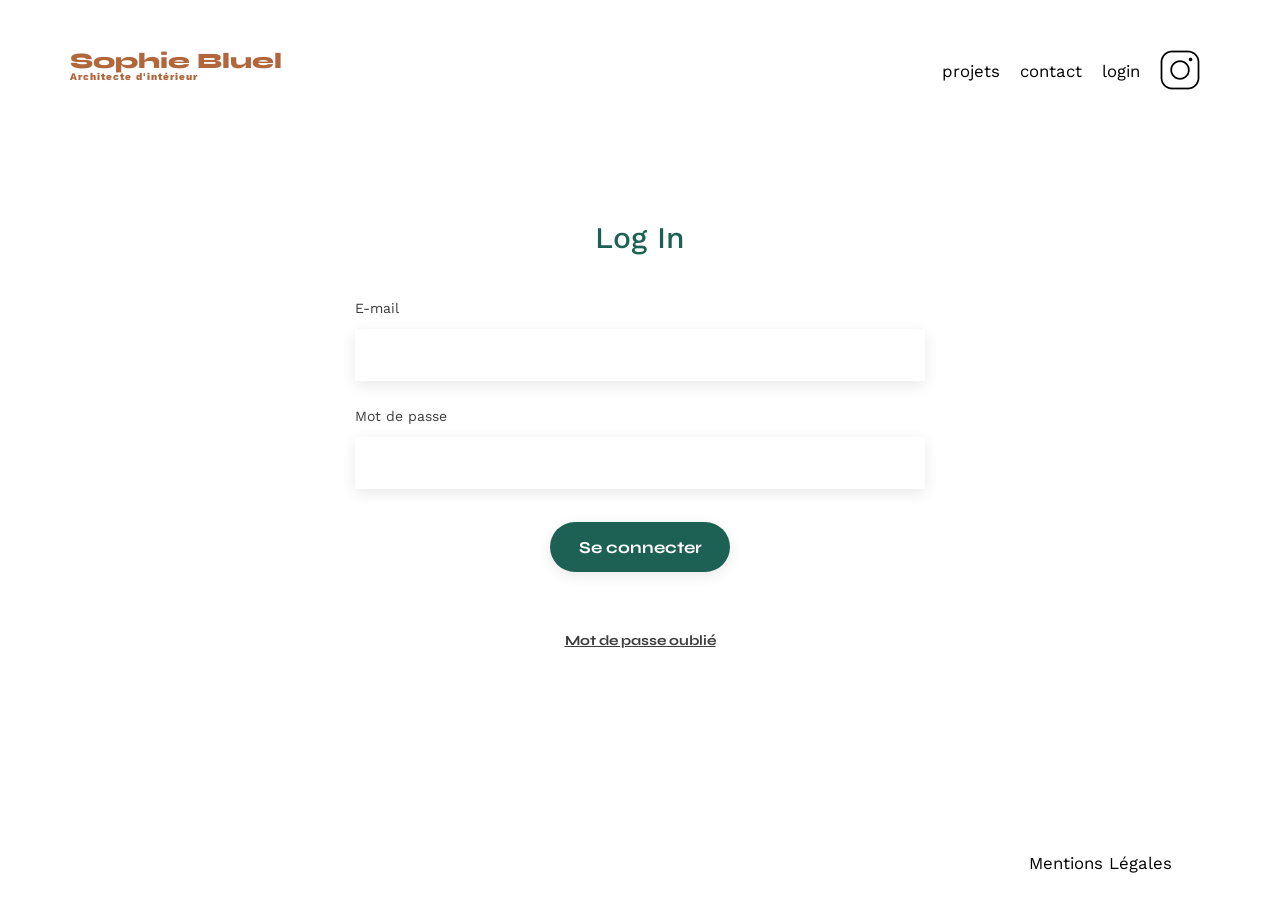
<file: FrontEnd/login.html>
<!DOCTYPE html>
<html lang="fr">

<head>
	<meta charset="UTF-8">
	<title>Sophie Bluel - Login</title>
	<meta name="viewport" content="width=device-width, initial-scale=1.0">
	<link rel="preconnect" href="https://fonts.googleapis.com">
	<link rel="preconnect" href="https://fonts.gstatic.com" crossorigin>
	<link href="https://fonts.googleapis.com/css2?family=Syne:wght@700;800&family=Work+Sans:wght@400;500&display=swap"
		rel="stylesheet">
	<meta name="description" content="">
	<link rel="stylesheet" href="./assets/style.css">
</head>

<body>
	<header>
		<h1>Sophie Bluel <span>Architecte d'intérieur</span></h1>
		<nav>
			<ul>
				<li>projets</li>
				<li>contact</li>
				<li><a href="login.html">login</a></li>
				<li><img src="./assets/icons/instagram.png" alt="Instagram"></li>
			</ul>
		</nav>
	</header>
	<main>
		<section id="login">
			<h2>Log In</h2>
			<form action="#" method="post">
				<label for="email">E-mail</label>
				<input type="email" name="email" id="email">
				<label for="password">Mot de passe</label>
				<input type="password" name="password" id="password">
				<input type="submit" value="Se connecter">
				<a href="forget-password.html">Mot de passe oublié</a>
			</form>
		</section>
	</main>
	<footer>
		<nav>
			<ul>
				<li>Mentions Légales</li>
			</ul>
		</nav>
	</footer>

	<script src="./login.js"></script>
</body>

</html>
</file>
<file: FrontEnd/assets/style.css>
/* http://meyerweb.com/eric/tools/css/reset/
   v2.0 | 20110126
   License: none (public domain)
*/

html, body, div, span, applet, object, iframe,
h1, h2, h3, h4, h5, h6, p, blockquote, pre,
a, abbr, acronym, address, big, cite, code,
del, dfn, em, img, ins, kbd, q, s, samp,
small, strike, strong, sub, sup, tt, var,
b, u, i, center,
dl, dt, dd, ol, ul, li,
fieldset, form, label, legend,
table, caption, tbody, tfoot, thead, tr, th, td,
article, aside, canvas, details, embed,
figure, figcaption, footer, header, hgroup,
menu, nav, output, ruby, section, summary,
time, mark, audio, video {
	margin: 0;
	padding: 0;
	border: 0;
	font-size: 100%;
	font: inherit;
	vertical-align: baseline;
	text-decoration: none;
}
/* HTML5 display-role reset for older browsers */
article, aside, details, figcaption, figure,
footer, header, hgroup, menu, nav, section {
	display: block;
}
body {
	line-height: 1;
}
ol, ul {
	list-style: none;
}
blockquote, q {
	quotes: none;
}
blockquote:before, blockquote:after,
q:before, q:after {
	content: '';
	content: none;
}
table {
	border-collapse: collapse;
	border-spacing: 0;
}
/** end reset css**/
html, body {
	height: 100%;
}

body {
	max-width: 1140px;
	margin: auto;
	font-family: 'Work Sans';
	font-size: 14px;

	min-height: 100vh;
	display: flex;
	flex-direction: column;
}

header {
	display: flex;
	justify-content: space-between;
	margin: 50px 0
}

section {
	margin: 50px 0
}

h1 {
	display: flex;
	flex-direction: column;
	font-family: 'Syne';
	font-size: 22px;
	font-weight: 800;
	color: #B1663C
}

h1>span {
	font-family: 'Work Sans';
	font-size: 10px;
	letter-spacing: 0.1em;
	;
}

h2 {
	font-family: 'Syne';
	font-weight: 700;
	font-size: 30px;
	color: #1D6154
}

nav ul {
	display: flex;
	align-items: center;
	list-style-type: none;

}

nav li {
	padding: 0 10px;
	font-size: 1.2em;
}

nav a {
	color: #000000;
	transition: color 0.3s ease;
}

nav a:hover,
li:hover {
	color: #B1663C;
}

#introduction {
	display: flex;
	align-items: center;
}

#introduction figure {
	flex: 1
}

#introduction img {
	display: block;
	margin: auto;
	width: 80%;
}

#introduction article {
	flex: 1
}

#introduction h2 {
	margin-bottom: 1em;
}

#introduction p {
	margin-bottom: 0.5em;
}

#portfolio h2 {
	text-align: center;
	margin-bottom: 1.5em;
}

.portfolio-title {
	position: relative;
}

#portfolio h2 {
	text-align: center;
	margin-bottom: 1.5em;
}

#edit-projects {
	position: absolute;
	left: 60%;
	top: 50%;
	transform: translateY(-50%);

	display: flex;
	align-items: center;
	gap: 8px;

	background: none;
	border: none;
	cursor: pointer;
	font-size: 14px;
}

.filters {
	display: flex;
	gap: 12px;
	justify-content: center;
	margin-bottom: 3.5em;
}

.filter-btn {
	padding: 10px 22px;
	border-radius: 999px;
	border: 2px solid #1f6f5b;
	background: transparent;
	color: #1f6f5b;
	font-weight: 500;
	cursor: pointer;
	transition: all 0.25s ease;
}

.filter-btn:hover {
	background: #1f6f5b;
	color: #fff;
}

.filter-btn.active {
	background: #1f6f5b;
	color: #fff;
}

.gallery {
	width: 100%;
	display: grid;
	grid-template-columns: 1fr 1fr 1fr;
	grid-column-gap: 20px;
	grid-row-gap: 20px;
}

.gallery img {
	width: 100%;

}

#contact {
	width: 50%;
	margin: auto;
}

#contact>* {
	text-align: center;

}

#contact h2 {
	margin-bottom: 20px;
}

#contact form {
	text-align: left;
	margin-top: 30px;
	display: flex;
	flex-direction: column;
}

#contact input {
	height: 50px;
	font-size: 1.2em;
	border: none;
	box-shadow: 0px 4px 14px rgba(0, 0, 0, 0.09);
}

#contact label {
	margin: 2em 0 1em 0;
}

#contact textarea {
	border: none;
	box-shadow: 0px 4px 14px rgba(0, 0, 0, 0.09);
}

input[type="submit"] {
	font-family: 'Syne';
	font-weight: 700;
	color: white;
	background-color: #1D6154;
	margin: 2em auto;
	width: 180px;
	text-align: center;
	border-radius: 60px;
	cursor: pointer;
}

footer nav ul {
	display: flex;
	justify-content: flex-end;
	margin: 2em
}

main {
	flex: 1;
}

/* modal styles */

.add-photo-modal {
	width: 630px;
	max-width: calc(100% - 40px);
	padding: 60px 105px 45px;
	box-sizing: border-box;
	position: relative;
	background: #fff;
	border-radius: 10px;
}

.add-photo-modal h3 {
	font-family: "Work Sans", sans-serif;
	font-size: 26px;
	font-weight: 400;
	text-align: center;
	margin-bottom: 36px;
	color: #000;
}

.modal-back {
	position: absolute;
	top: 24px;
	left: 24px;
	background: none;
	border: none;
	font-size: 24px;
	cursor: pointer;
	color: #000;
}

.add-photo-form {
	display: flex;
	flex-direction: column;
}

.add-photo-upload {
	height: 170px;
	background: #E8F1F6;
	border-radius: 3px;
	display: flex;
	flex-direction: column;
	align-items: center;
	justify-content: center;
	margin-bottom: 30px;
}

.upload-icon {
	width: 76px;
	height: 76px;
	object-fit: contain;
	margin-bottom: 6px;
	opacity: 0.5;
}

.upload-btn {
	display: inline-flex;
	align-items: center;
	justify-content: center;
	width: 173px;
	height: 36px;
	border-radius: 50px;
	background: #CBD6DC;
	color: #306685;
	font-size: 14px;
	font-weight: 500;
	cursor: pointer;
	margin-bottom: 8px;
}

.add-photo-upload p {
	font-size: 10px;
	color: #444444;
}

.add-photo-form label {
	font-family: "Work Sans", sans-serif;
	font-size: 14px;
	color: #3D3D3D;
	margin-bottom: 10px;
}

.add-photo-form input,
.add-photo-form select {
	height: 51px;
	border: none;
	background: #fff;
	box-shadow: 0px 4px 14px rgba(0, 0, 0, 0.09);
	margin-bottom: 21px;
	padding: 0 16px;
	font-family: "Work Sans", sans-serif;
	font-size: 14px;
	box-sizing: border-box;
}

.add-photo-form input:focus,
.add-photo-form select:focus {
	outline: none;
}

.add-photo-form select {
	appearance: none;
	-webkit-appearance: none;
	-moz-appearance: none;
	background-image: url("./assets/icons/arrow-down.png");
	background-repeat: no-repeat;
	background-position: right 18px center;
	background-size: 14px;
	cursor: pointer;
}

.modal-close,
.modal-back {
	background: none;
	border: none;
	padding: 0;
	cursor: pointer;
	display: flex;
	align-items: center;
	justify-content: center;
}

.modal-close img,
.modal-back img {
	width: 18px;
	height: 18px;
	object-fit: contain;
	display: block;
}

.add-photo-upload {
	height: 170px;
	background: #E8F1F6;
	border-radius: 3px;
	display: flex;
	flex-direction: column;
	align-items: center;
	justify-content: center;
	margin-bottom: 30px;
	position: relative;
	overflow: hidden;
}

.image-preview {
	width: 100%;
	height: 100%;
	object-fit: contain;
	position: absolute;
	inset: 0;
	background: #E8F1F6;
}

.add-photo-upload.has-image {
	padding: 0;
}

.add-photo-upload.has-image .upload-icon,
.add-photo-upload.has-image .upload-btn,
.add-photo-upload.has-image p {
	display: none;
}

.modal-submit-btn {
	display: block;
	margin: 0 auto;
	width: 237px;
	height: 36px;
	border: none;
	border-radius: 60px;
	font-family: "Syne", sans-serif;
	font-size: 14px;
	font-weight: 700;
	background: #A7A7A7;
	color: white;
	cursor: not-allowed;
}

.modal-submit-btn.enabled {
	background: #1D6154;
	cursor: pointer;
}

.modal-submit-btn.enabled:hover {
	background: #174d43;
}

.modal-overlay {
	position: fixed;
	inset: 0;
	background: rgba(0, 0, 0, 0.3);
	display: flex;
	align-items: center;
	justify-content: center;
	z-index: 1000;
}

.modal {
	position: relative;
	background: #FFFFFF;
	width: 630px;
	max-width: calc(100% - 40px);
	border-radius: 10px;
	padding: 60px 105px 45px;
	box-sizing: border-box;
}

.modal-close {
	position: absolute;
	top: 24px;
	right: 24px;
	background: none;
	border: none;
	font-size: 22px;
	cursor: pointer;
	color: #000;
}

.modal h3 {
	font-family: "Work Sans", sans-serif;
	font-size: 26px;
	font-weight: 400;
	text-align: center;
	margin-bottom: 45px;
	color: #000;
}

.modal-gallery {
	display: grid;
	grid-template-columns: repeat(5, 1fr);
	gap: 20px 10px;
}

.modal-gallery-item {
	position: relative;
	width: 100%;
	aspect-ratio: 1 / 1.35;
	overflow: hidden;
}

.modal-gallery-item img {
	width: 100%;
	height: 100%;
	object-fit: cover;
	display: block;
}

.delete-photo {
	position: absolute;
	top: 6px;
	right: 6px;
	width: 17px;
	height: 17px;
	background: black;
	border: none;
	border-radius: 2px;
	display: flex;
	align-items: center;
	justify-content: center;
	cursor: pointer;
}

.delete-photo img {
	width: 10px;
	height: 10px;
}

.modal-separator {
	width: 100%;
	height: 1px;
	background: #B3B3B3;
	margin: 45px 0 35px;
}

.modal-add-btn {
	display: block;
	margin: 0 auto;
	width: 237px;
	height: 36px;
	border: none;
	border-radius: 60px;
	background: #1D6154;
	color: white;
	font-family: "Syne", sans-serif;
	font-size: 14px;
	font-weight: 700;
	cursor: pointer;
}

.modal-add-btn:hover {
	background: #174d43;
}

/* login styles */
#login {
	padding-top: 7%;
	width: 50%;
	margin: auto;
	text-align: left;
}

#login h2 {
	margin-bottom: 20px;
	text-align: center;
	font-family: "Work Sans", sans-serif;
	font-weight: 500;
}

#login form {
	display: flex;
	flex-direction: column;
}

#login label {
	margin: 2em 0 1em 0;
	color: #3D3D3D;
}

#login input {
	height: 50px;
	font-size: 1.2em;
	border: none;
	box-shadow: 0px 4px 14px rgba(0, 0, 0, 0.09);
	transition: all 0.25s ease;
}

#login input:focus {
	outline: none;
	box-shadow: 0px 4px 14px rgba(0, 0, 0, 0.2);
}

#login a {
	font-family: 'Syne';
	font-weight: 700;
	color: #3D3D3D;
	text-decoration: underline;
	margin: 2em auto;
	width: 180px;
	text-align: center;
	transition: all 0.25s ease;
}

#login a:hover {
	color: #B1663C;
}
</file>
